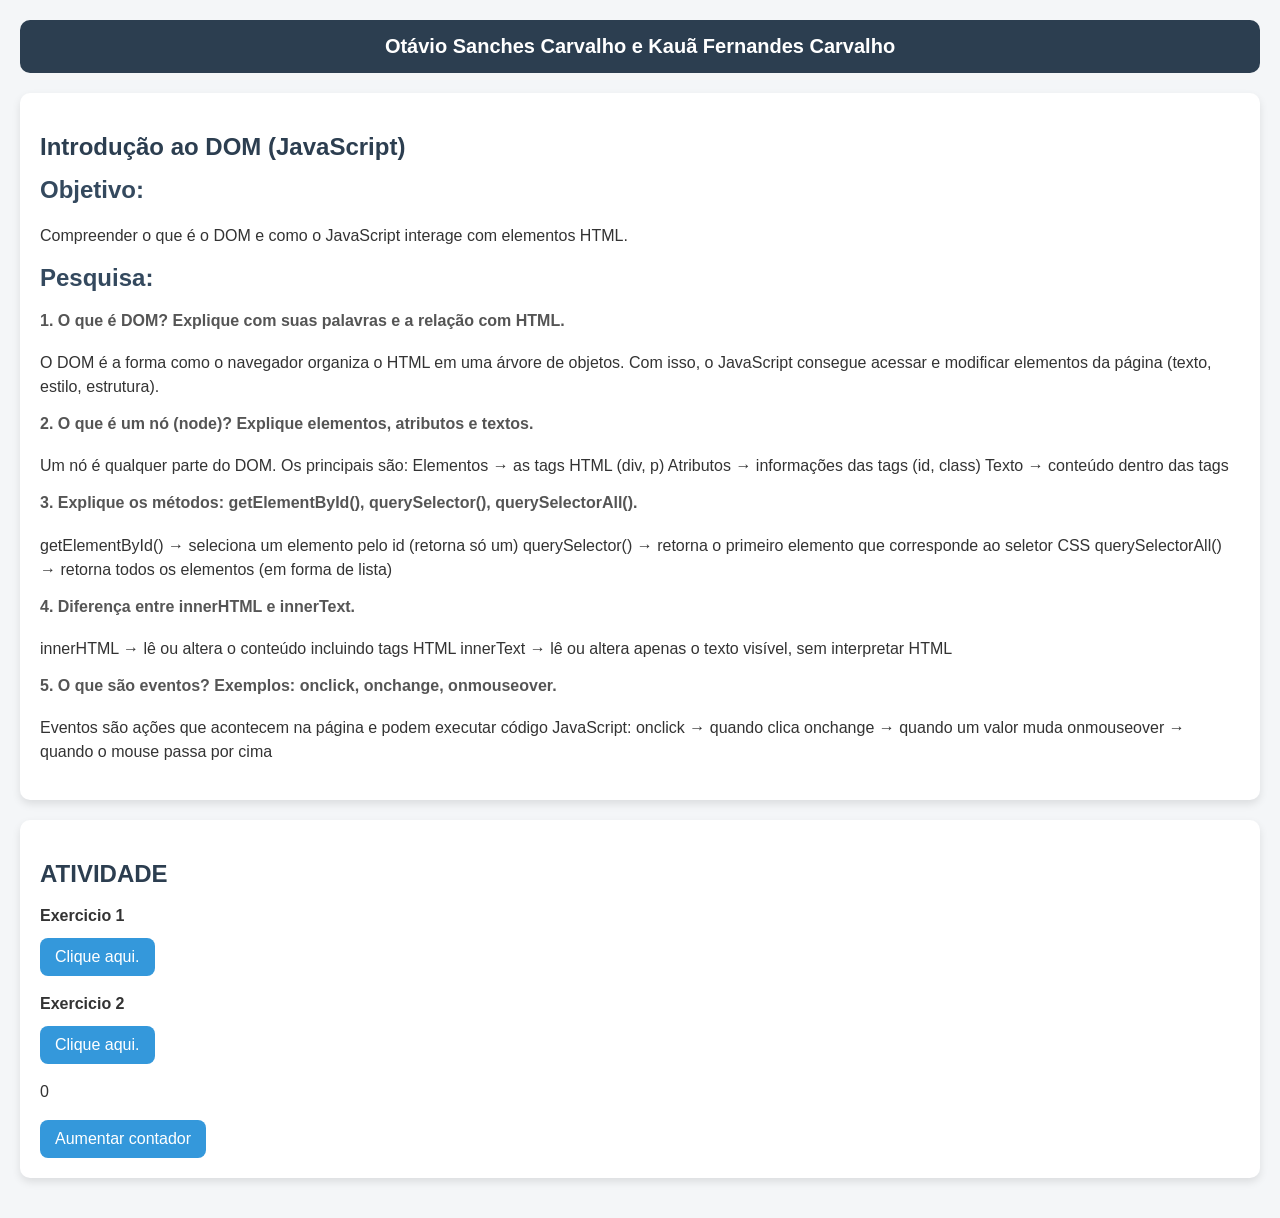
<file: atividade/index.html>
<!DOCTYPE html>
<html lang="pt-br">

<head>
    <meta charset="UTF-8">
    <meta name="viewport" content="width=device-width, initial-scale=1.0">
    <link rel="stylesheet" href="style.css">
    <title>ATIVIDADE</title>
</head>

<body>
    <header>
        <h1>Otávio Sanches Carvalho e Kauã Fernandes Carvalho</h1>
    </header>
    <section class="pergunta">
        <h1>Introdução ao DOM (JavaScript)</h1>
        <h2>Objetivo:</h2>
        <p>Compreender o que é o DOM e como o JavaScript interage com elementos HTML.</p>

        <h2>Pesquisa:</h2>
        <h4>1. O que é DOM? Explique com suas palavras e a relação com HTML.</h4>
        <p>O DOM é a forma como o navegador organiza o HTML em uma árvore de objetos. Com isso, o JavaScript consegue
            acessar e modificar elementos da página (texto, estilo, estrutura).</p>
        <h4>2. O que é um nó (node)? Explique elementos, atributos e textos.</h4>
        <p>Um nó é qualquer parte do DOM. Os principais são:
            Elementos → as tags HTML (div, p)
            Atributos → informações das tags (id, class)
            Texto → conteúdo dentro das tags</p>
        <h4>3. Explique os métodos: getElementById(), querySelector(), querySelectorAll().</h4>
        <p>getElementById() → seleciona um elemento pelo id (retorna só um)
            querySelector() → retorna o primeiro elemento que corresponde ao seletor CSS
            querySelectorAll() → retorna todos os elementos (em forma de lista)</p>
        <h4>4. Diferença entre innerHTML e innerText.</h4>
        <p>innerHTML → lê ou altera o conteúdo incluindo tags HTML
            innerText → lê ou altera apenas o texto visível, sem interpretar HTML</p>
        <h4>5. O que são eventos? Exemplos: onclick, onchange, onmouseover.</h4>
        <p>Eventos são ações que acontecem na página e podem executar código JavaScript:

            onclick → quando clica
            onchange → quando um valor muda
            onmouseover → quando o mouse passa por cima</p>
    </section>
    <section class="pratica">
        <h1>ATIVIDADE</h1>
        <p id="texto">Exercicio 1</p>
        <button onclick="mudarTexto()">Clique aqui.</button>
        <p id="texto">Exercicio 2</p>
        <button onclick="mudarFundo()">Clique aqui.</button>
        <p id="contador">0</p>
        <button onclick="aumentarContador()">Aumentar contador</button>
    </section>

</body>
<script src="script.js"></script>

</html>
</file>
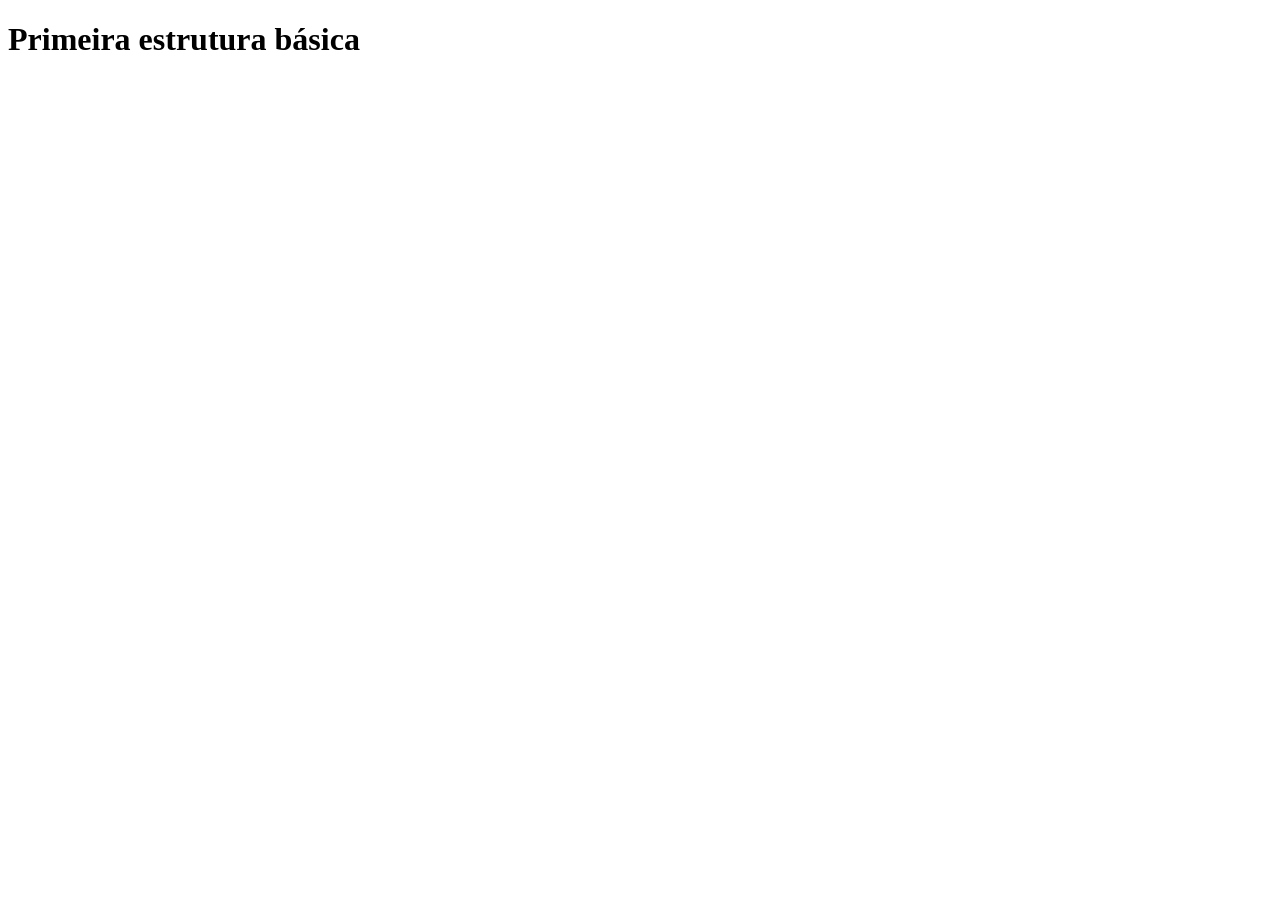
<file: aula 1/index.html>
<!DOCTYPE html>
<html lang="pt-br">
<head>
    <meta charset="UTF-8">
    <meta name="viewport" content="width=device-width, initial-scale=1.0">
    <title>JavaScript Básico: Estrutura Básica</title>
    <script src="script.js"></script>
</head>
<body>
    <h1>Primeira estrutura básica</h1>
</body>
</html>
</file>
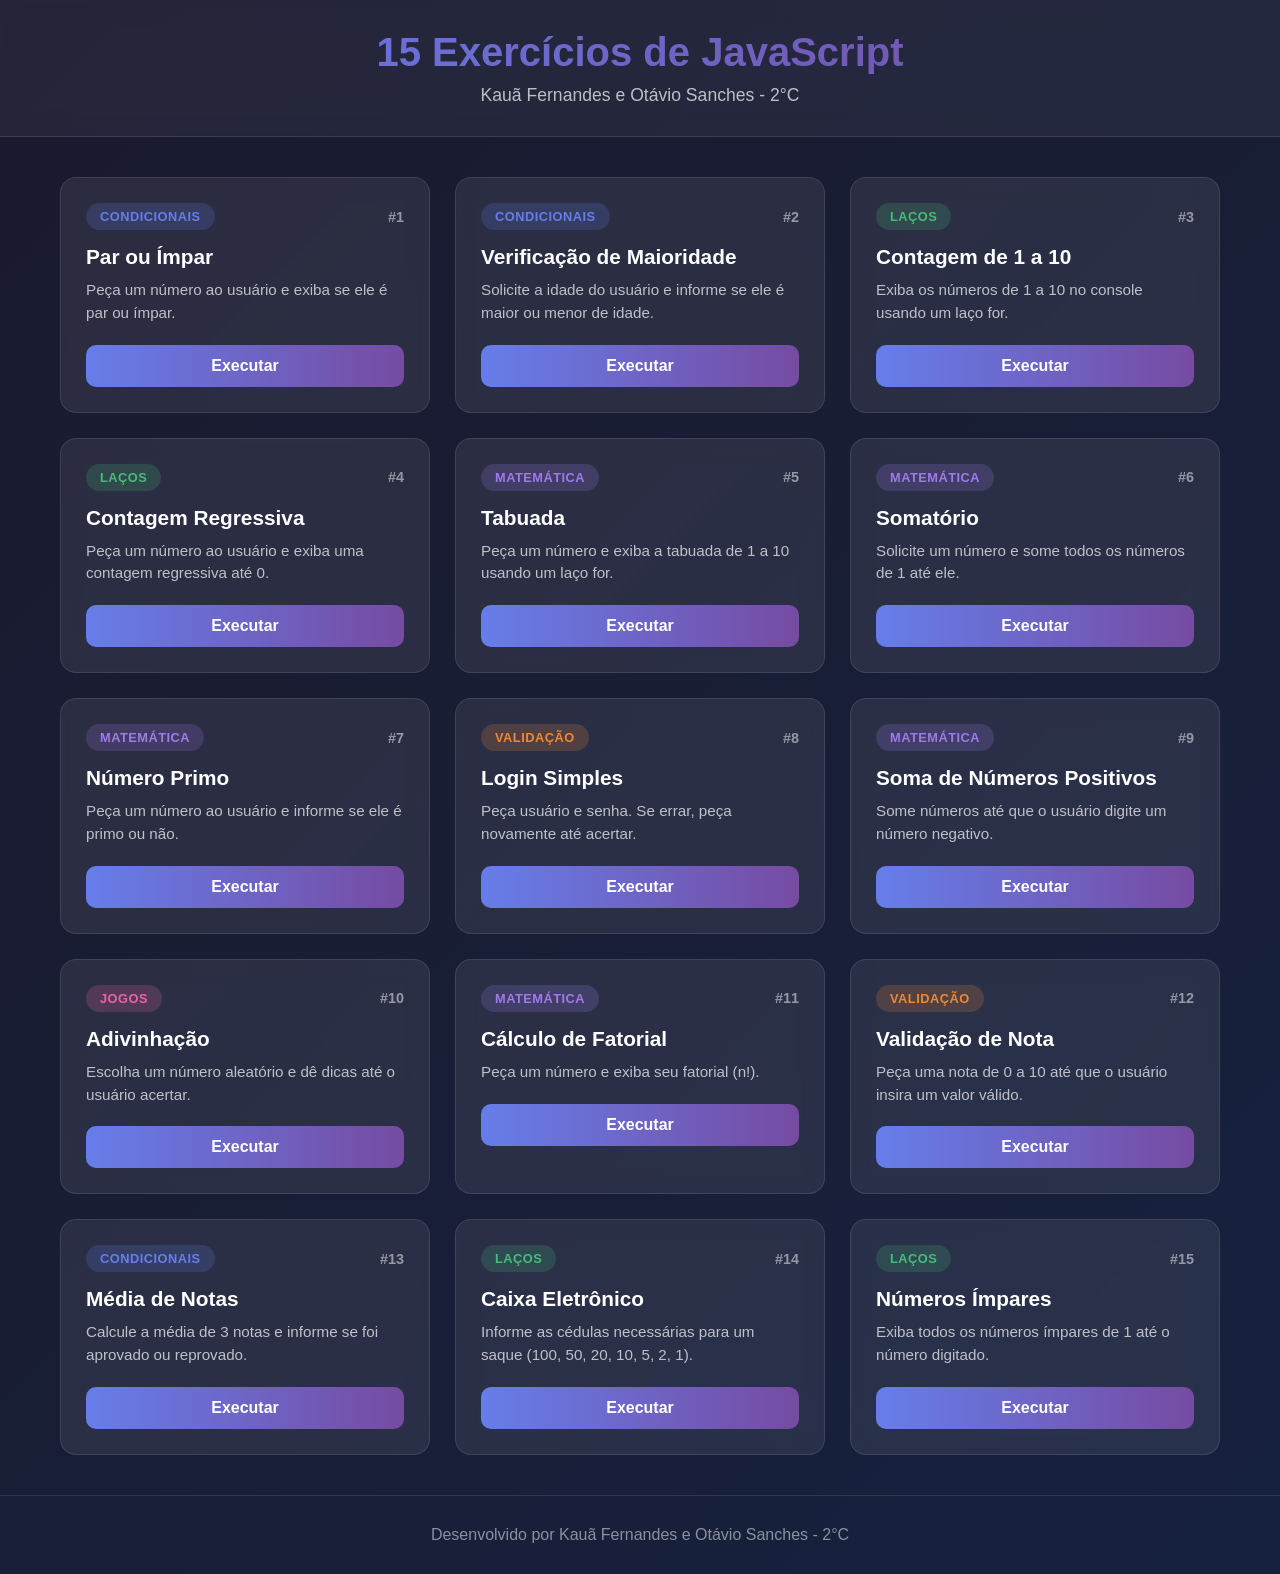
<file: site/index.html>
<!DOCTYPE html>
<html lang="pt-BR">
<head>
    <meta charset="UTF-8">
    <meta name="viewport" content="width=device-width, initial-scale=1.0">
    <title>15 Exercícios de JavaScript</title>
    <link rel="stylesheet" href="assets/css/main.css">
</head>
<body>
    <header class="header">
        <div class="container">
            <h1>15 Exercícios de JavaScript</h1>
            <p>Kauã Fernandes e Otávio Sanches - 2°C</p>
        </div>
    </header>

    <main class="container">
        <div class="cards-grid">
            <div class="card" onclick="ex1()">
                <div class="card-header">
                    <span class="badge badge-blue">Condicionais</span>
                    <span class="card-number">#1</span>
                </div>
                <h3 class="card-title">Par ou Ímpar</h3>
                <p class="card-description">Peça um número ao usuário e exiba se ele é par ou ímpar.</p>
                <button class="btn" onclick="event.stopPropagation(); ex1()">Executar</button>
            </div>

            <div class="card" onclick="ex2()">
                <div class="card-header">
                    <span class="badge badge-blue">Condicionais</span>
                    <span class="card-number">#2</span>
                </div>
                <h3 class="card-title">Verificação de Maioridade</h3>
                <p class="card-description">Solicite a idade do usuário e informe se ele é maior ou menor de idade.</p>
                <button class="btn" onclick="event.stopPropagation(); ex2()">Executar</button>
            </div>

            <div class="card" onclick="ex3()">
                <div class="card-header">
                    <span class="badge badge-green">Laços</span>
                    <span class="card-number">#3</span>
                </div>
                <h3 class="card-title">Contagem de 1 a 10</h3>
                <p class="card-description">Exiba os números de 1 a 10 no console usando um laço for.</p>
                <button class="btn" onclick="event.stopPropagation(); ex3()">Executar</button>
            </div>

            <div class="card" onclick="ex4()">
                <div class="card-header">
                    <span class="badge badge-green">Laços</span>
                    <span class="card-number">#4</span>
                </div>
                <h3 class="card-title">Contagem Regressiva</h3>
                <p class="card-description">Peça um número ao usuário e exiba uma contagem regressiva até 0.</p>
                <button class="btn" onclick="event.stopPropagation(); ex4()">Executar</button>
            </div>

            <div class="card" onclick="ex5()">
                <div class="card-header">
                    <span class="badge badge-purple">Matemática</span>
                    <span class="card-number">#5</span>
                </div>
                <h3 class="card-title">Tabuada</h3>
                <p class="card-description">Peça um número e exiba a tabuada de 1 a 10 usando um laço for.</p>
                <button class="btn" onclick="event.stopPropagation(); ex5()">Executar</button>
            </div>

            <div class="card" onclick="ex6()">
                <div class="card-header">
                    <span class="badge badge-purple">Matemática</span>
                    <span class="card-number">#6</span>
                </div>
                <h3 class="card-title">Somatório</h3>
                <p class="card-description">Solicite um número e some todos os números de 1 até ele.</p>
                <button class="btn" onclick="event.stopPropagation(); ex6()">Executar</button>
            </div>

            <div class="card" onclick="ex7()">
                <div class="card-header">
                    <span class="badge badge-purple">Matemática</span>
                    <span class="card-number">#7</span>
                </div>
                <h3 class="card-title">Número Primo</h3>
                <p class="card-description">Peça um número ao usuário e informe se ele é primo ou não.</p>
                <button class="btn" onclick="event.stopPropagation(); ex7()">Executar</button>
            </div>

            <div class="card" onclick="ex8()">
                <div class="card-header">
                    <span class="badge badge-orange">Validação</span>
                    <span class="card-number">#8</span>
                </div>
                <h3 class="card-title">Login Simples</h3>
                <p class="card-description">Peça usuário e senha. Se errar, peça novamente até acertar.</p>
                <button class="btn" onclick="event.stopPropagation(); ex8()">Executar</button>
            </div>

            <div class="card" onclick="ex9()">
                <div class="card-header">
                    <span class="badge badge-purple">Matemática</span>
                    <span class="card-number">#9</span>
                </div>
                <h3 class="card-title">Soma de Números Positivos</h3>
                <p class="card-description">Some números até que o usuário digite um número negativo.</p>
                <button class="btn" onclick="event.stopPropagation(); ex9()">Executar</button>
            </div>

            <div class="card" onclick="ex10()">
                <div class="card-header">
                    <span class="badge badge-pink">Jogos</span>
                    <span class="card-number">#10</span>
                </div>
                <h3 class="card-title">Adivinhação</h3>
                <p class="card-description">Escolha um número aleatório e dê dicas até o usuário acertar.</p>
                <button class="btn" onclick="event.stopPropagation(); ex10()">Executar</button>
            </div>

            <div class="card" onclick="ex11()">
                <div class="card-header">
                    <span class="badge badge-purple">Matemática</span>
                    <span class="card-number">#11</span>
                </div>
                <h3 class="card-title">Cálculo de Fatorial</h3>
                <p class="card-description">Peça um número e exiba seu fatorial (n!).</p>
                <button class="btn" onclick="event.stopPropagation(); ex11()">Executar</button>
            </div>

            <div class="card" onclick="ex12()">
                <div class="card-header">
                    <span class="badge badge-orange">Validação</span>
                    <span class="card-number">#12</span>
                </div>
                <h3 class="card-title">Validação de Nota</h3>
                <p class="card-description">Peça uma nota de 0 a 10 até que o usuário insira um valor válido.</p>
                <button class="btn" onclick="event.stopPropagation(); ex12()">Executar</button>
            </div>

            <div class="card" onclick="ex13()">
                <div class="card-header">
                    <span class="badge badge-blue">Condicionais</span>
                    <span class="card-number">#13</span>
                </div>
                <h3 class="card-title">Média de Notas</h3>
                <p class="card-description">Calcule a média de 3 notas e informe se foi aprovado ou reprovado.</p>
                <button class="btn" onclick="event.stopPropagation(); ex13()">Executar</button>
            </div>

            <div class="card" onclick="ex14()">
                <div class="card-header">
                    <span class="badge badge-green">Laços</span>
                    <span class="card-number">#14</span>
                </div>
                <h3 class="card-title">Caixa Eletrônico</h3>
                <p class="card-description">Informe as cédulas necessárias para um saque (100, 50, 20, 10, 5, 2, 1).</p>
                <button class="btn" onclick="event.stopPropagation(); ex14()">Executar</button>
            </div>

            <div class="card" onclick="ex15()">
                <div class="card-header">
                    <span class="badge badge-green">Laços</span>
                    <span class="card-number">#15</span>
                </div>
                <h3 class="card-title">Números Ímpares</h3>
                <p class="card-description">Exiba todos os números ímpares de 1 até o número digitado.</p>
                <button class="btn" onclick="event.stopPropagation(); ex15()">Executar</button>
            </div>
        </div>
    </main>

    <footer class="footer">
        <p>Desenvolvido por Kauã Fernandes e Otávio Sanches - 2°C</p>
    </footer>

    <script src="assets/js/main.js"></script>
</body>
</html>
</file>
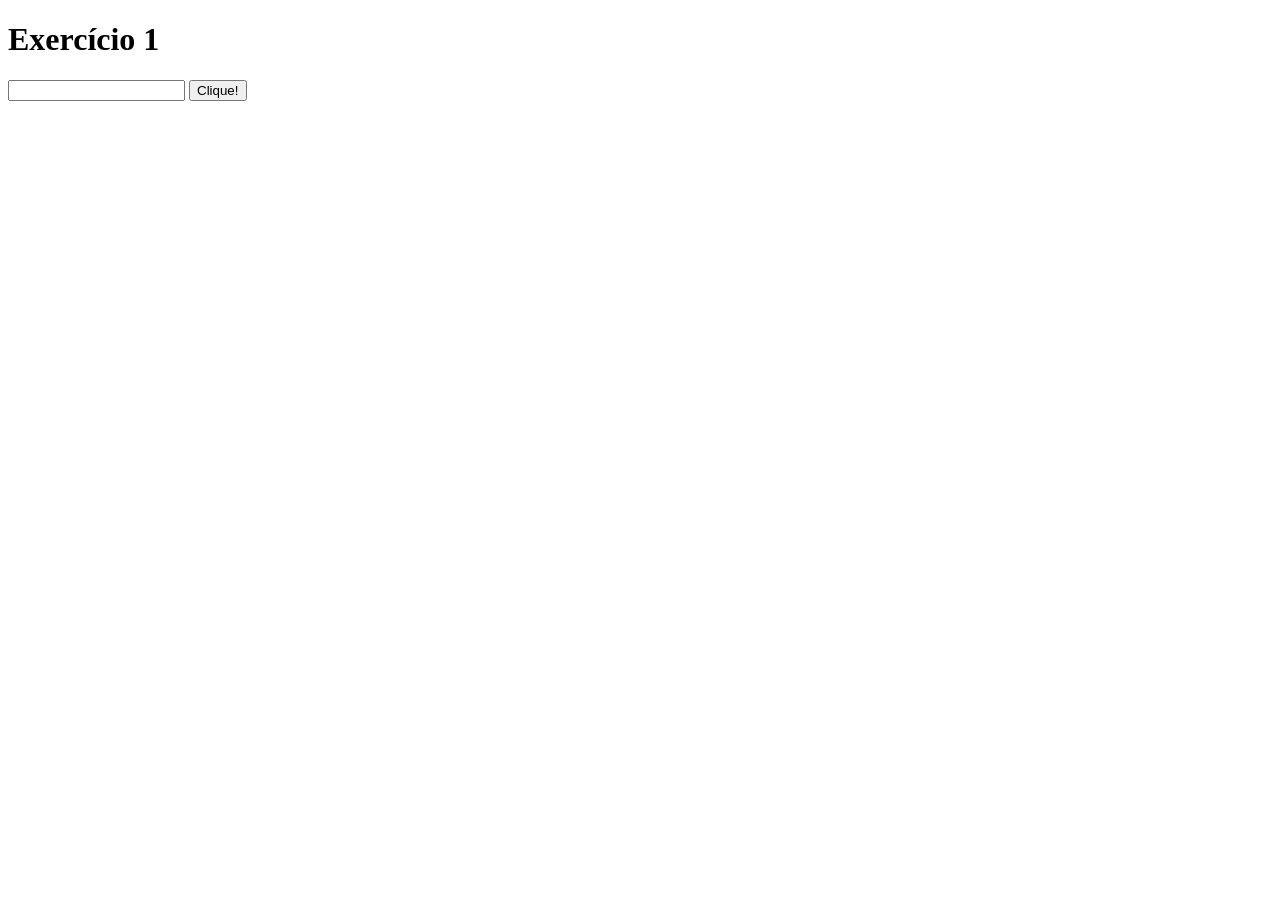
<file: aula 27.04/ex1.html>
<!DOCTYPE html>
<html lang="pt-br">
<head>
    <meta charset="UTF-8">
    <meta name="viewport" content="width=device-width, initial-scale=1.0">
    <title>Exercícios aula 27/04</title>
</head>
<body>
    <div>
        <h1>Exercício 1</h1>
        <input type="text" id="input">
        <button type="button" onclick="ex1()">Clique!</button>
        <p id="ex1"></p>
    </div>
</body>
<script src="ex1.js"></script>
</html>
</file>
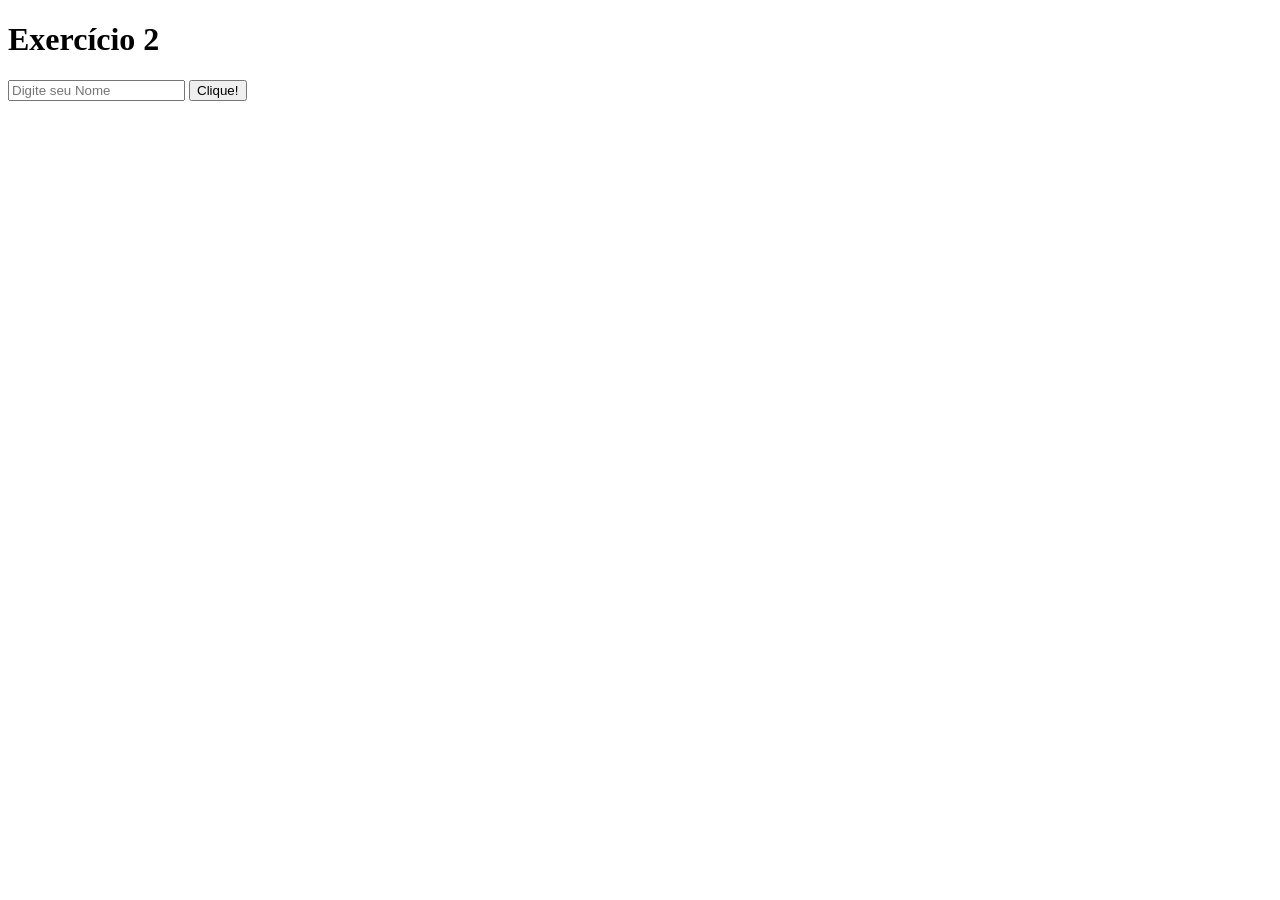
<file: aula 27.04/ex2.html>
<!DOCTYPE html>
<html lang="pt-br">
<head>
    <meta charset="UTF-8">
    <meta name="viewport" content="width=device-width, initial-scale=1.0">
    <title>Exercícios aula 27/04</title>
</head>
<body>
    <div>
        <h1>Exercício 2</h1>
        <input type="text" id="nome1" placeholder="Digite seu Nome">
        
        <button type="button" onclick="ex2()">Clique!</button>
    </div>
</body>
<script src="ex2.js"></script>
</html>
</file>
<file: atividade/style.css>
body {
    font-family: Arial, sans-serif;
    background-color: #f4f6f8;
    margin: 0;
    padding: 20px;
}

/* Seções */
section {
    background-color: white;
    padding: 20px;
    margin-bottom: 20px;
    border-radius: 10px;
    box-shadow: 0 4px 8px rgba(0, 0, 0, 0.1);
}

/* Títulos */
h1 {
    color: #2c3e50;
    margin-bottom: 10px;
}

h2 {
    color: #34495e;
    margin-top: 15px;
}

h4 {
    color: #555;
    margin-top: 10px;
}

/* Parágrafos */
p {
    color: #333;
    line-height: 1.5;
}

/* Botão */
button {
    background-color: #3498db;
    color: white;
    border: none;
    padding: 10px 15px;
    border-radius: 8px;
    cursor: pointer;
    font-size: 16px;
    transition: 0.3s;
}

button:hover {
    background-color: #2980b9;
}

/* Texto que muda */
#texto {
    font-weight: bold;
    margin-bottom: 10px;
}

header {
    background-color: #2c3e50;
    padding: 15px;
    text-align: center;
    border-radius: 10px;
    margin-bottom: 20px;
}

header h1 {
    margin: 0;
    font-size: 20px;
    color: white;
}
</file>
<file: site/assets/css/main.css>
* {
  margin: 0;
  padding: 0;
  box-sizing: border-box;
}

body {
  font-family: 'Segoe UI', Tahoma, Geneva, Verdana, sans-serif;
  background: linear-gradient(135deg, #1a1a2e 0%, #16213e 100%);
  min-height: 100vh;
  color: #fff;
}

.container {
  max-width: 1200px;
  margin: 0 auto;
  padding: 0 20px;
}

.header {
  background: rgba(255, 255, 255, 0.05);
  backdrop-filter: blur(10px);
  padding: 30px 0;
  text-align: center;
  border-bottom: 1px solid rgba(255, 255, 255, 0.1);
}

.header h1 {
  font-size: 2.5rem;
  background: linear-gradient(90deg, #667eea, #764ba2);
  -webkit-background-clip: text;
  -webkit-text-fill-color: transparent;
  background-clip: text;
  margin-bottom: 10px;
}

.header p {
  color: rgba(255, 255, 255, 0.7);
  font-size: 1.1rem;
}

.cards-grid {
  display: grid;
  grid-template-columns: repeat(auto-fill, minmax(320px, 1fr));
  gap: 25px;
  padding: 40px 0;
}

.card {
  background: rgba(255, 255, 255, 0.08);
  border-radius: 16px;
  padding: 25px;
  cursor: pointer;
  transition: all 0.3s ease;
  border: 1px solid rgba(255, 255, 255, 0.1);
  backdrop-filter: blur(10px);
}

.card:hover {
  transform: translateY(-5px);
  background: rgba(255, 255, 255, 0.12);
  box-shadow: 0 20px 40px rgba(0, 0, 0, 0.3);
}

.card-header {
  display: flex;
  justify-content: space-between;
  align-items: center;
  margin-bottom: 15px;
}

.card-number {
  font-size: 0.9rem;
  color: rgba(255, 255, 255, 0.5);
  font-weight: 600;
}

.card-title {
  font-size: 1.3rem;
  margin-bottom: 10px;
  color: #fff;
}

.card-description {
  color: rgba(255, 255, 255, 0.7);
  font-size: 0.95rem;
  line-height: 1.5;
  margin-bottom: 20px;
}

.badge {
  padding: 6px 14px;
  border-radius: 20px;
  font-size: 0.8rem;
  font-weight: 600;
  text-transform: uppercase;
  letter-spacing: 0.5px;
}

.badge-blue {
  background: rgba(102, 126, 234, 0.2);
  color: #667eea;
}

.badge-green {
  background: rgba(72, 187, 120, 0.2);
  color: #48bb78;
}

.badge-purple {
  background: rgba(159, 122, 234, 0.2);
  color: #9f7aea;
}

.badge-orange {
  background: rgba(237, 137, 54, 0.2);
  color: #ed8936;
}

.badge-pink {
  background: rgba(237, 100, 166, 0.2);
  color: #ed64a6;
}

.btn {
  width: 100%;
  padding: 12px 20px;
  background: linear-gradient(90deg, #667eea, #764ba2);
  border: none;
  border-radius: 10px;
  color: #fff;
  font-size: 1rem;
  font-weight: 600;
  cursor: pointer;
  transition: all 0.3s ease;
}

.btn:hover {
  transform: scale(1.02);
  box-shadow: 0 10px 20px rgba(102, 126, 234, 0.3);
}

.footer {
  text-align: center;
  padding: 30px 0;
  color: rgba(255, 255, 255, 0.5);
  border-top: 1px solid rgba(255, 255, 255, 0.1);
}

@media (max-width: 768px) {
  .header h1 {
      font-size: 1.8rem;
  }
  
  .cards-grid {
      grid-template-columns: 1fr;
      padding: 20px 0;
  }
  
  .card {
      padding: 20px;
  }
}
</file>
